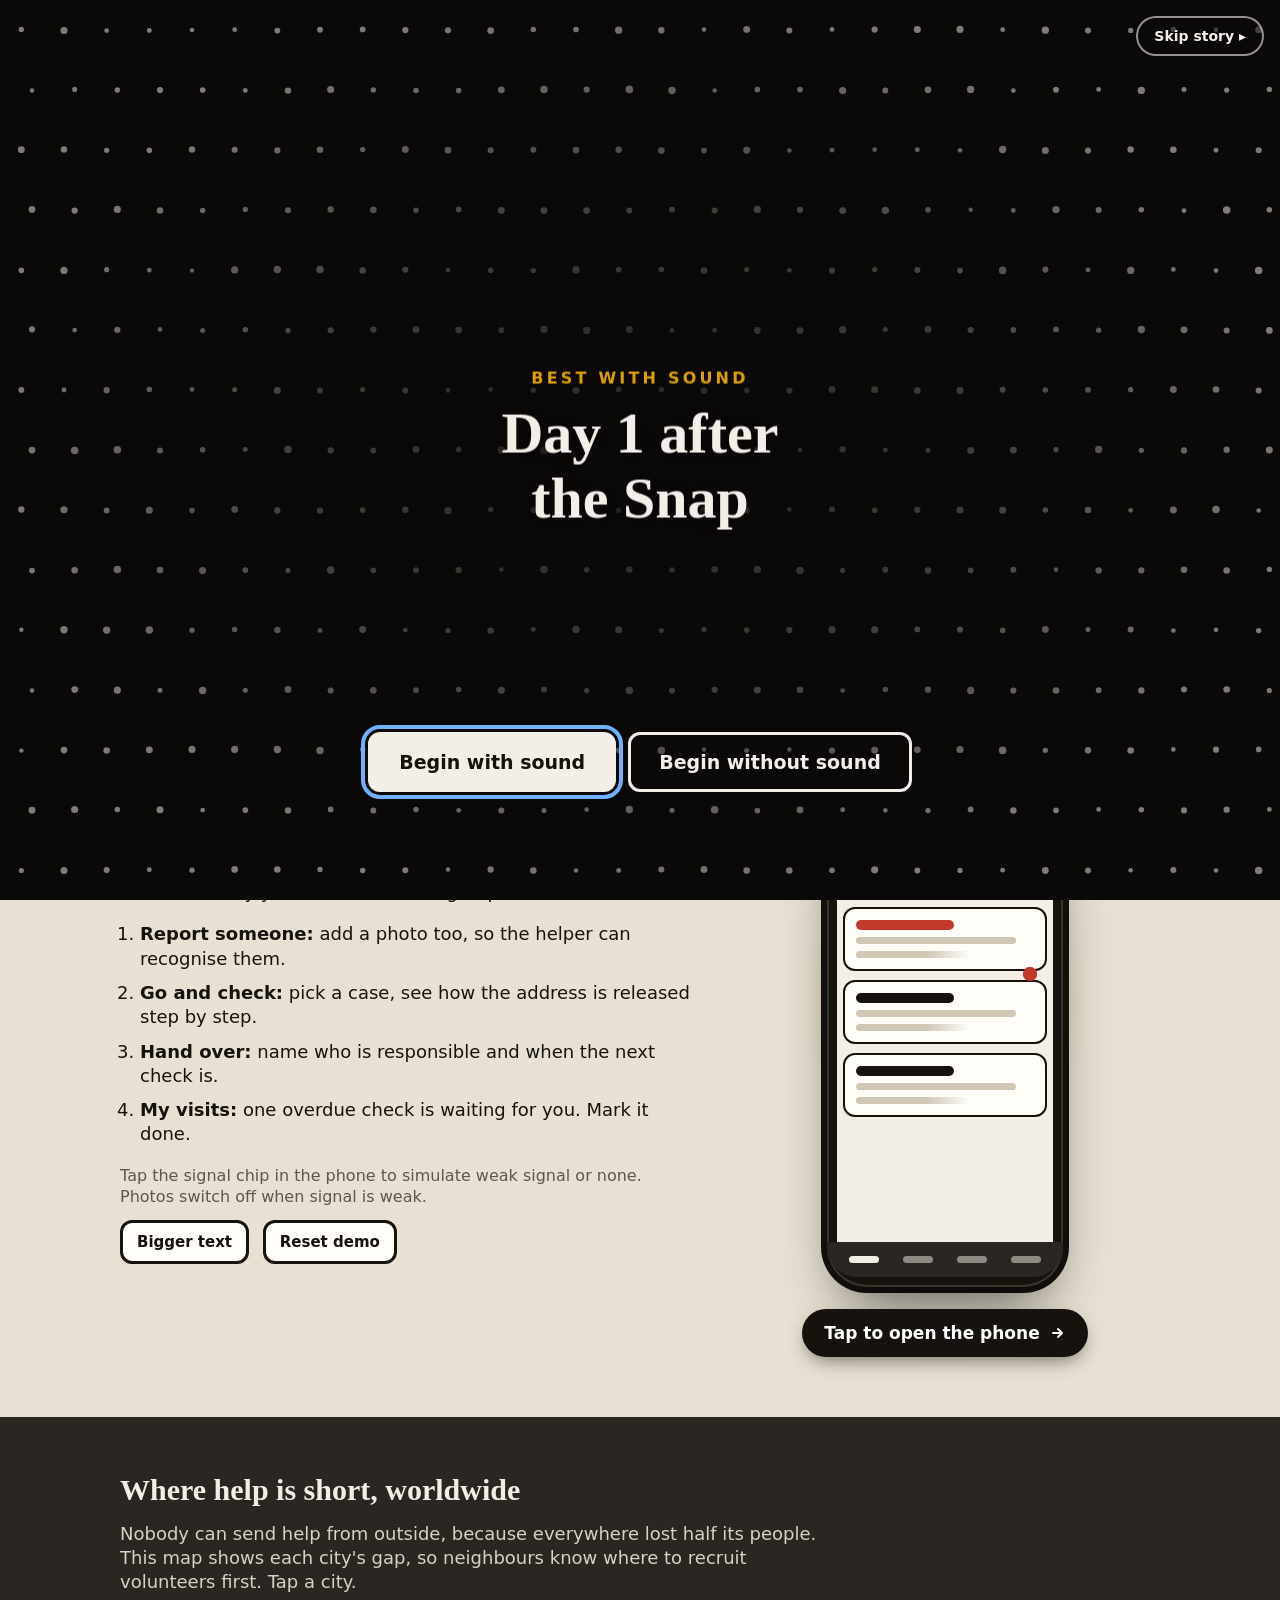
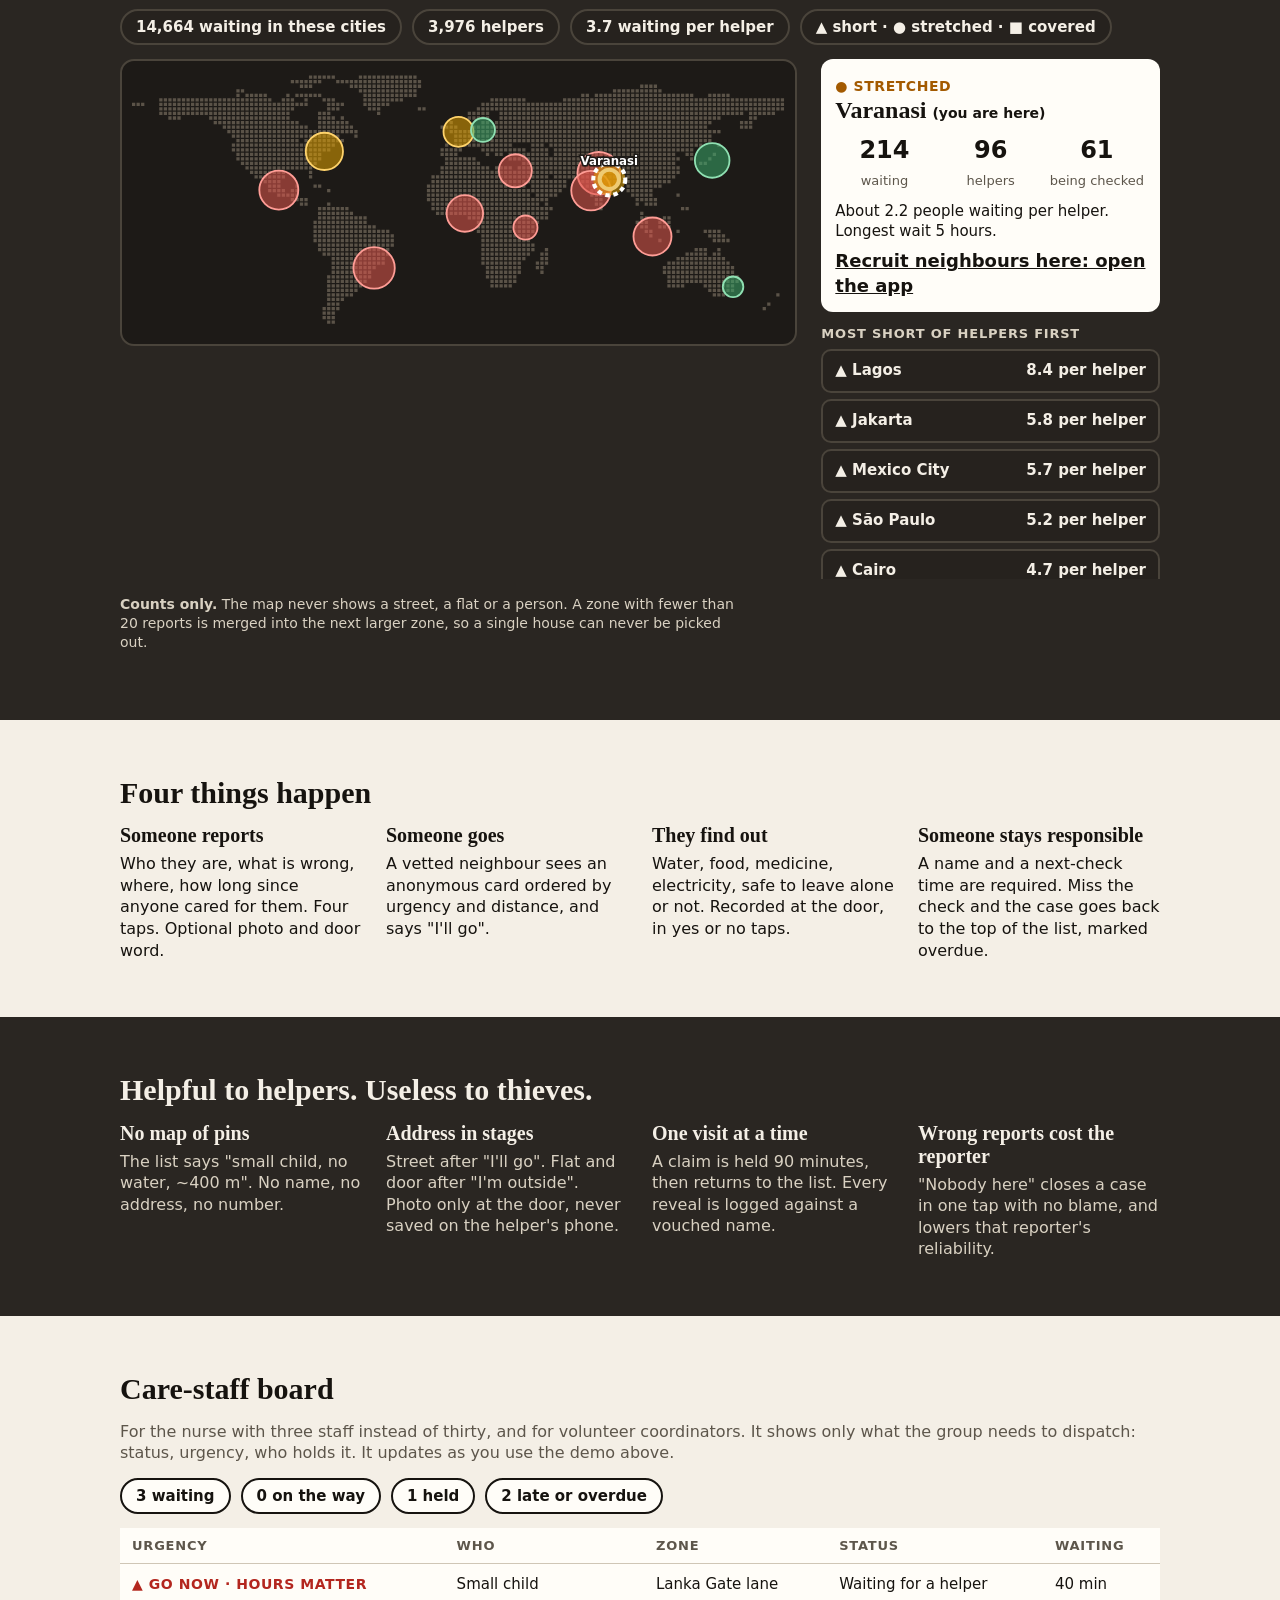
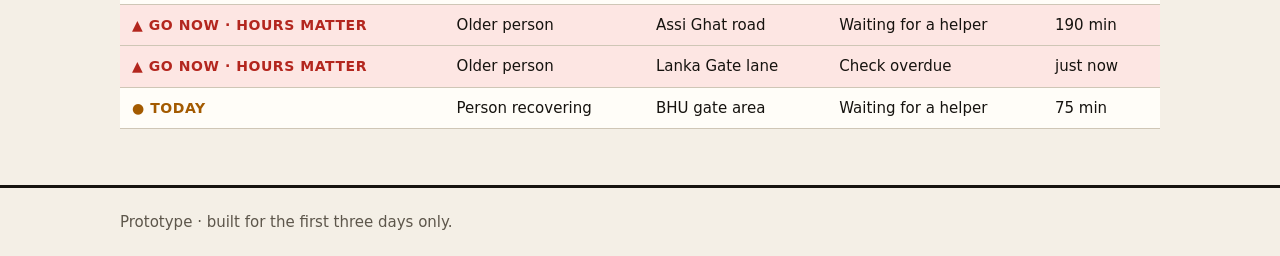
<file: index.html>
<!doctype html>
<html lang="en">
<head>
<meta charset="utf-8">
<meta name="viewport" content="width=device-width, initial-scale=1">
<title>Still Here – Day 1</title>
<link rel="stylesheet" href="style.css">
<link rel="stylesheet" href="story.css">
</head>
<body class="storying">

<div id="story" role="dialog" aria-label="Opening story" aria-live="polite">
  <canvas aria-hidden="true"></canvas>
  <div class="vig"></div>
  <div id="story-cap"></div>
  <div id="story-gate" hidden>
    <button id="gate-sound">Begin with sound</button>
    <button id="gate-quiet" class="ghost">Begin without sound</button>
  </div>
  <div id="story-act" hidden>
    <button id="story-go">Find them</button>
    <button id="story-replay" class="ghost">Watch again</button>
  </div>
  <button id="story-mute" hidden aria-pressed="false">Sound on</button>
  <button id="story-skip">Skip story ▸</button>
</div>

<nav id="site-nav">
  <a class="logo" href="#top-of-site">STILL HERE</a>
  <div class="links">
    <a href="#app">Open the app</a>
    <a href="#map">World map</a>
    <a href="#how">How it works</a>
    <a href="#safety">Keeping people safe</a>
    <a href="#board">Care-staff board</a>
    <a href="features.html">Features</a>
    <a href="#top-of-site" data-replay-story>Replay story</a>
  </div>
</nav>

<header id="top-of-site" class="hero">
  <div class="wrap">
    <p class="kicker">Day 1 after the Snap · half of everyone is gone</p>
    <h1>Somebody in that flat cannot ask for help.</h1>
    <p class="lead">A baby cannot phone. A bedridden woman cannot post. Still Here lets anyone who knows about them
      report them, and gets a neighbour to the door within the hour.</p>
    <div class="cta">
      <a class="btn solid" href="#app">Someone needs help</a>
      <a class="btn" href="#app">I can go and check</a>
      <a class="btn" href="features.html">All features in detail</a>
    </div>
    <dl class="facts">
      <dt>Works with no internet</dt><dd>Saved on the phone, sent later, or sent as an SMS.</dd>
      <dt>Strangers never get a list of addresses</dt><dd>Street, then flat, then photo. Only after you commit.</dd>
      <dt>Nobody is left unowned</dt><dd>A visit cannot close without a named person and a next-check time.</dd>
    </dl>
  </div>
</header>

<section id="app" class="stage-section">
  <div class="wrap two">
    <div class="side">
      <h2>Try it</h2>
      <p>This is the full flow, start to finish. You are a neighbour vouched for by your local volunteer group.</p>
      <ol class="try">
        <li><b>Report someone:</b> add a photo too, so the helper can recognise them.</li>
        <li><b>Go and check:</b> pick a case, see how the address is released step by step.</li>
        <li><b>Hand over:</b> name who is responsible and when the next check is.</li>
        <li><b>My visits:</b> one overdue check is waiting for you. Mark it done.</li>
      </ol>
      <p class="mute">Tap the signal chip in the phone to simulate weak signal or none. Photos switch off when signal is weak.</p>
      <button id="bigtext" class="btn small" aria-pressed="false">Bigger text</button>
      <button id="reset" class="btn small">Reset demo</button>
    </div>
    <div class="stage">
      <button type="button" id="open-phone" class="teaser" aria-haspopup="dialog" aria-label="Open the phone demo">
        <span class="glow" aria-hidden="true"></span>
        <span class="mini" aria-hidden="true">
          <i class="mn"></i>
          <span class="mt"><b></b><em></em></span>
          <span class="mc c1"><u></u><s></s><s class="sh"></s></span>
          <span class="mc c2"><u></u><s></s><s class="sh"></s></span>
          <span class="mc c3"><u></u><s></s><s class="sh"></s></span>
          <span class="mb"><b></b><b></b><b></b><b></b></span>
          <span class="ping"></span>
        </span>
        <span class="tap">Tap to open the phone <svg width="16" height="16" viewBox="0 0 16 16" aria-hidden="true"><path d="M3 8h9M8 4l4 4-4 4" fill="none" stroke="currentColor" stroke-width="2" stroke-linecap="round" stroke-linejoin="round"/></svg></span>
      </button>
    </div>
  </div>
</section>

<div id="phone-modal" hidden>
  <div class="pm-bg" data-close></div>
  <div class="device" role="dialog" aria-modal="true" aria-label="Still Here phone demo">
    <button type="button" class="pm-x" data-close aria-label="Close phone">&times;</button>
    <div class="dev-screen">
      <div class="statusbar" aria-hidden="true"><span id="clock">9:41</span><i class="notch"></i><span class="bat"></span></div>
      <div id="phone">
        <header id="top">
          <div class="brand">STILL HERE <span>· Day 1</span></div>
          <div class="tools"><button id="listen" aria-label="Read this screen aloud">Listen</button><button id="sig" aria-label="Change signal (demo)"></button></div>
        </header>
        <div id="banner" hidden></div>
        <main id="screen"></main>
        <nav id="tabs" aria-label="Main">
          <button data-go="home">Home</button>
          <button data-go="report">Report</button>
          <button data-go="nearby">Nearby</button>
          <button data-go="visits">My visits<i id="tabdot" hidden></i></button>
        </nav>
        <div id="toast" role="status" hidden></div>
      </div>
      <i class="homebar" aria-hidden="true"></i>
    </div>
  </div>
</div>


<section id="map" class="band dark">
  <div class="wrap">
    <h2>Where help is short, worldwide</h2>
    <p class="lead2">Nobody can send help from outside, because everywhere lost half its people. This map shows each city's gap, so neighbours know where to recruit volunteers first. Tap a city.</p>
    <div id="map-sum" class="sum"></div>
    <div class="mapgrid">
      <div class="mapbox"><svg id="worldmap" viewBox="0 0 144 58" role="img" aria-label="World map of people waiting for help and helpers available, by city"></svg></div>
      <div class="mapside">
        <div id="map-detail" class="detail" aria-live="polite"></div>
        <h3 class="lh">Most short of helpers first</h3>
        <div id="map-list" class="maplist"></div>
      </div>
    </div>
    <p class="fine"><b>Counts only.</b> The map never shows a street, a flat or a person. A zone with fewer than 20 reports is merged into the next larger zone, so a single house can never be picked out.</p>
  </div>
</section>

<section id="how" class="band">
  <div class="wrap">
    <h2>Four things happen</h2>
    <div class="steps">
      <article><h3>Someone reports</h3><p>Who they are, what is wrong, where, how long since anyone cared for them. Four taps. Optional photo and door word.</p></article>
      <article><h3>Someone goes</h3><p>A vetted neighbour sees an anonymous card ordered by urgency and distance, and says "I'll go".</p></article>
      <article><h3>They find out</h3><p>Water, food, medicine, electricity, safe to leave alone or not. Recorded at the door, in yes or no taps.</p></article>
      <article><h3>Someone stays responsible</h3><p>A name and a next-check time are required. Miss the check and the case goes back to the top of the list, marked overdue.</p></article>
    </div>
  </div>
</section>

<section id="safety" class="band dark">
  <div class="wrap">
    <h2>Helpful to helpers. Useless to thieves.</h2>
    <div class="steps">
      <article><h3>No map of pins</h3><p>The list says "small child, no water, ~400 m". No name, no address, no number.</p></article>
      <article><h3>Address in stages</h3><p>Street after "I'll go". Flat and door after "I'm outside". Photo only at the door, never saved on the helper's phone.</p></article>
      <article><h3>One visit at a time</h3><p>A claim is held 90 minutes, then returns to the list. Every reveal is logged against a vouched name.</p></article>
      <article><h3>Wrong reports cost the reporter</h3><p>"Nobody here" closes a case in one tap with no blame, and lowers that reporter's reliability.</p></article>
    </div>
  </div>
</section>

<section id="board" class="band">
  <div class="wrap">
    <h2>Care-staff board</h2>
    <p class="mute">For the nurse with three staff instead of thirty, and for volunteer coordinators. It shows only what the group needs to dispatch: status, urgency, who holds it. It updates as you use the demo above.</p>
    <div id="board-sum" class="sum"></div>
    <div class="tablewrap"><table id="board-table"></table></div>
  </div>
</section>

<footer class="band foot"><div class="wrap">Prototype · built for the first three days only.</div></footer>

<script src="app.js"></script>
<script src="story.js"></script>
</body>
</html>
</file>
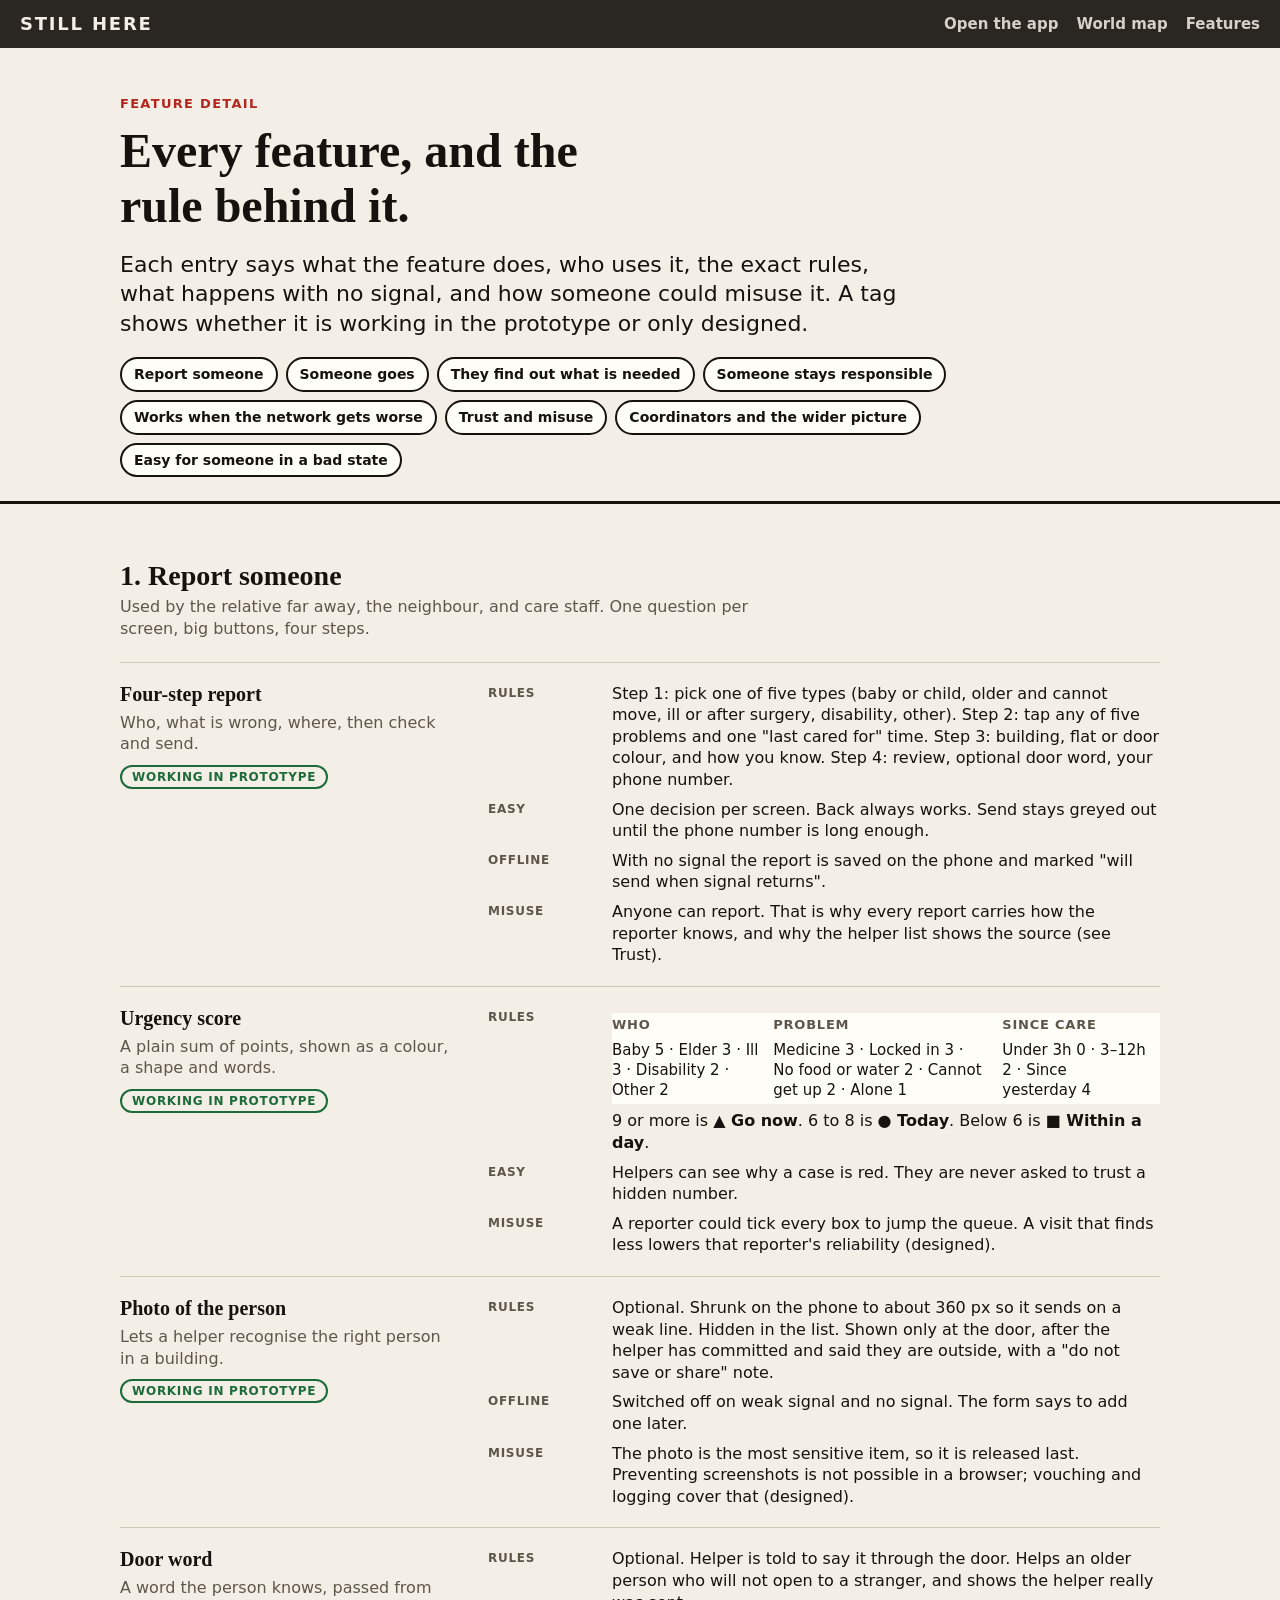
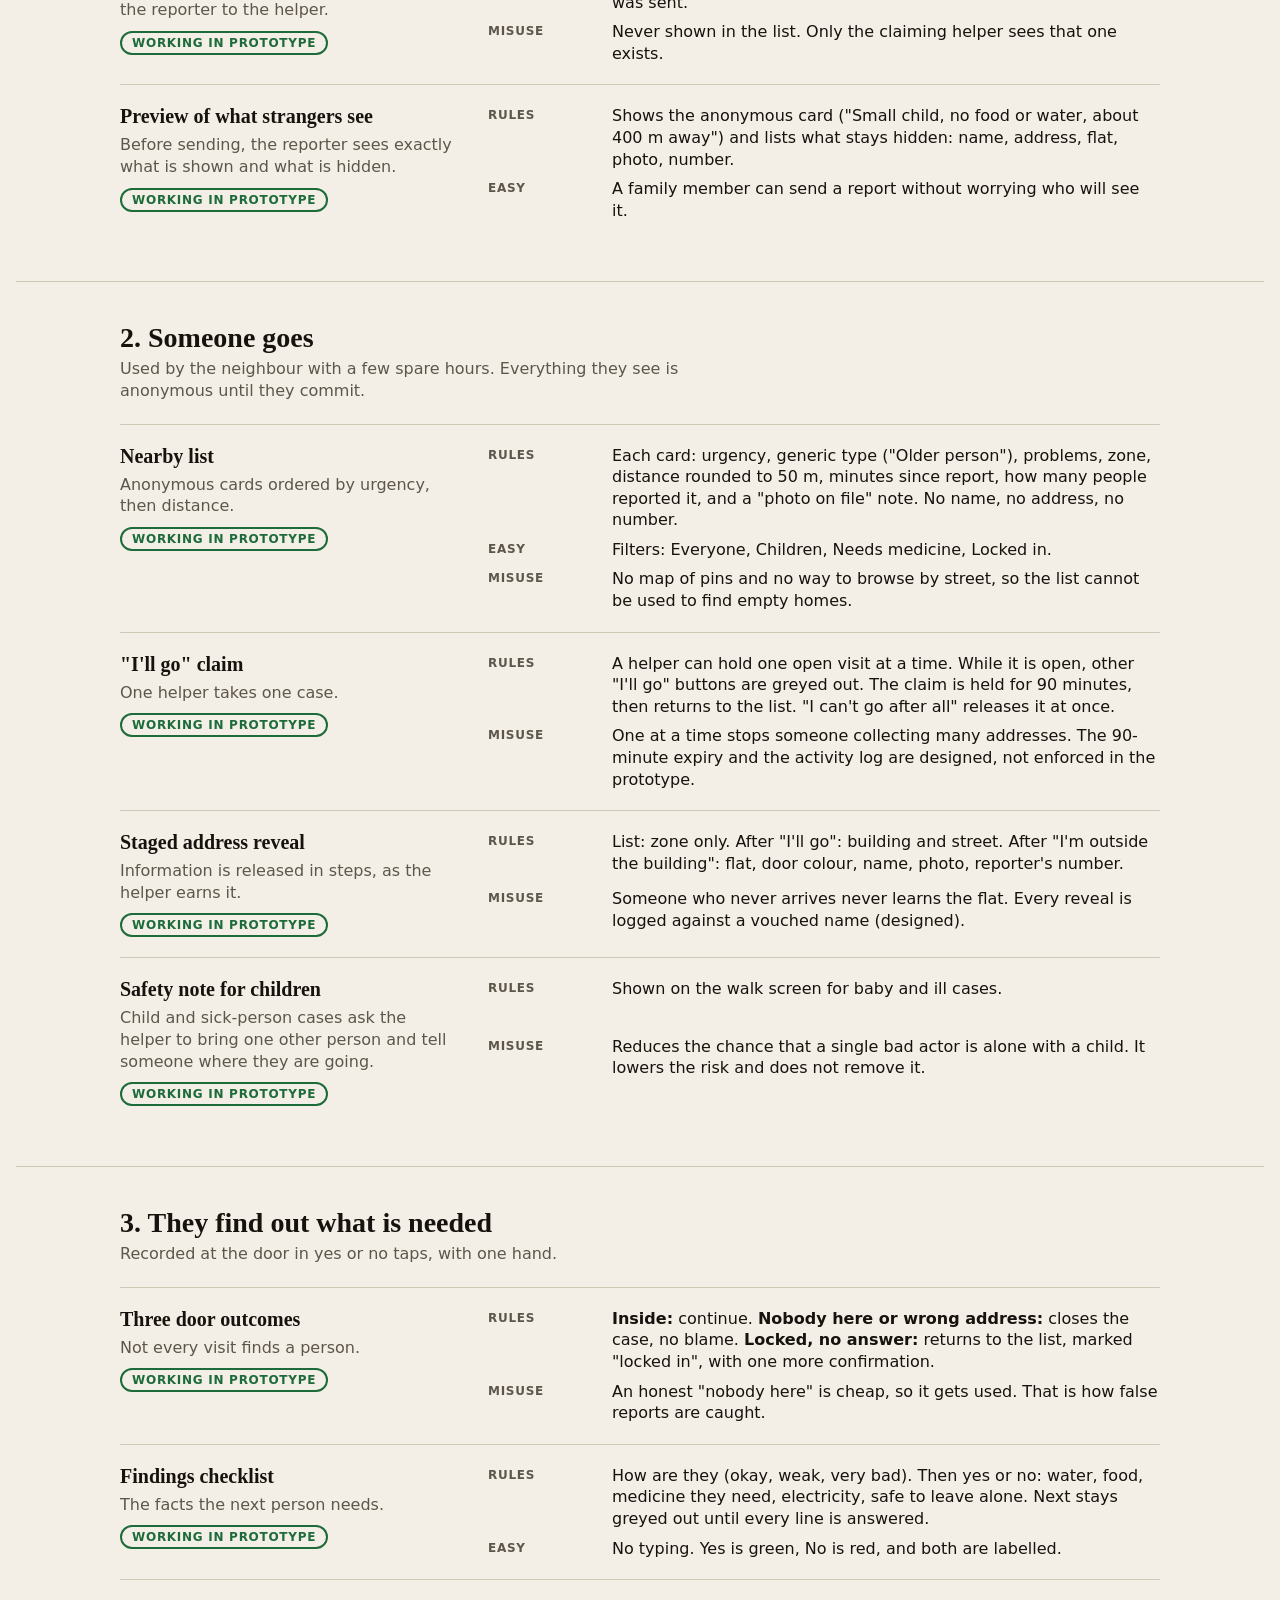
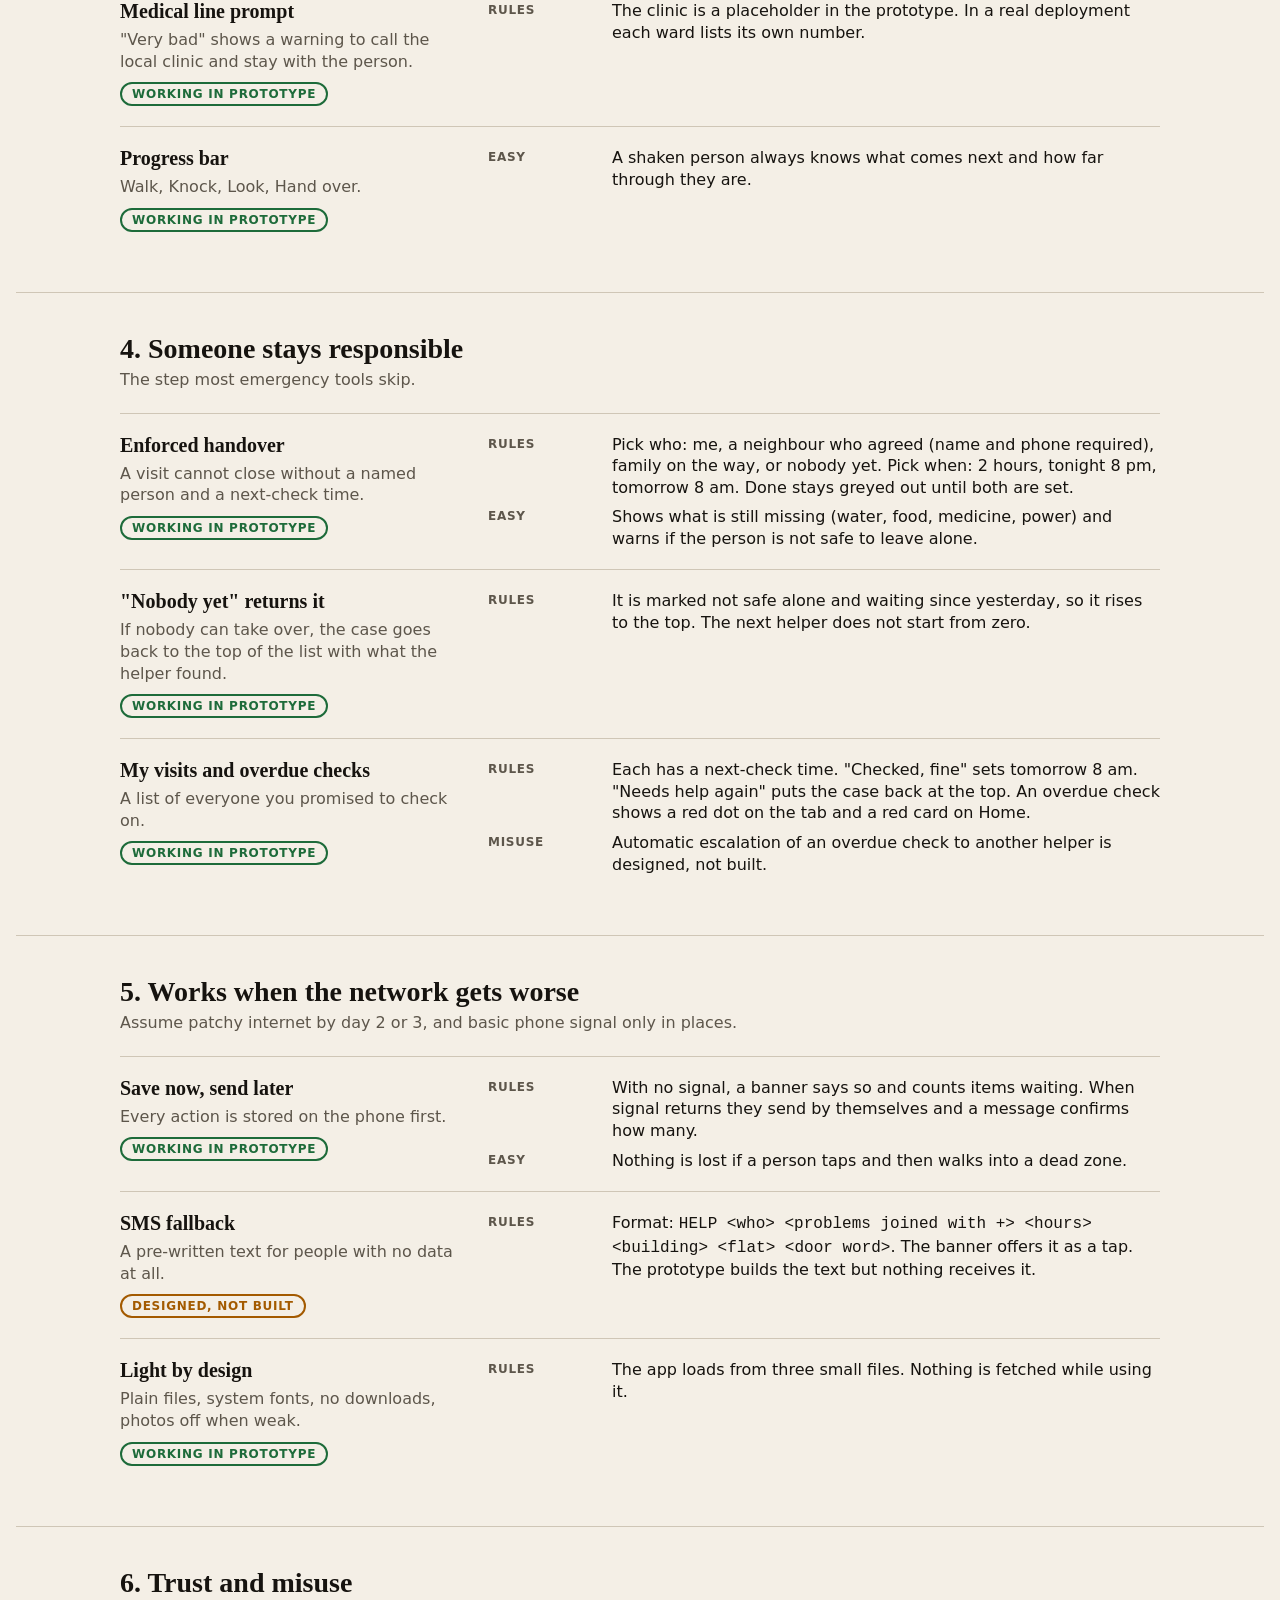
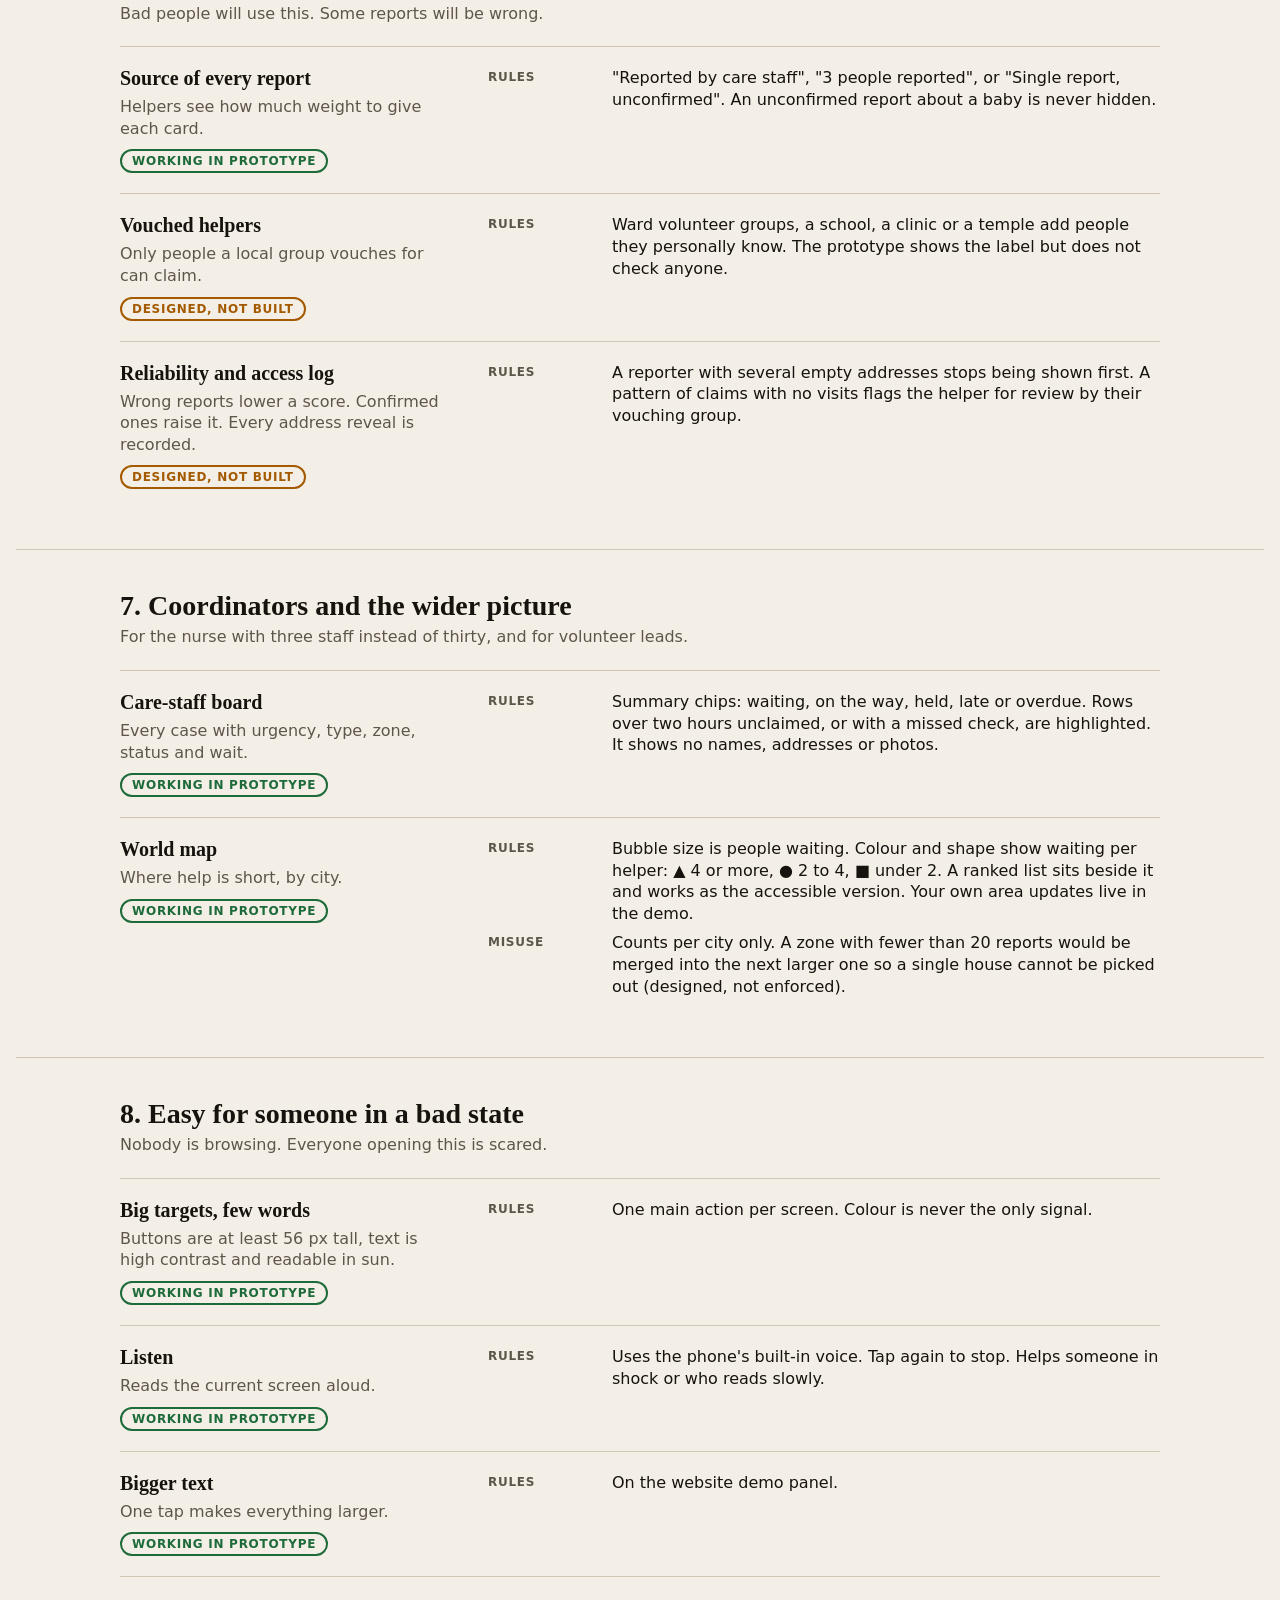
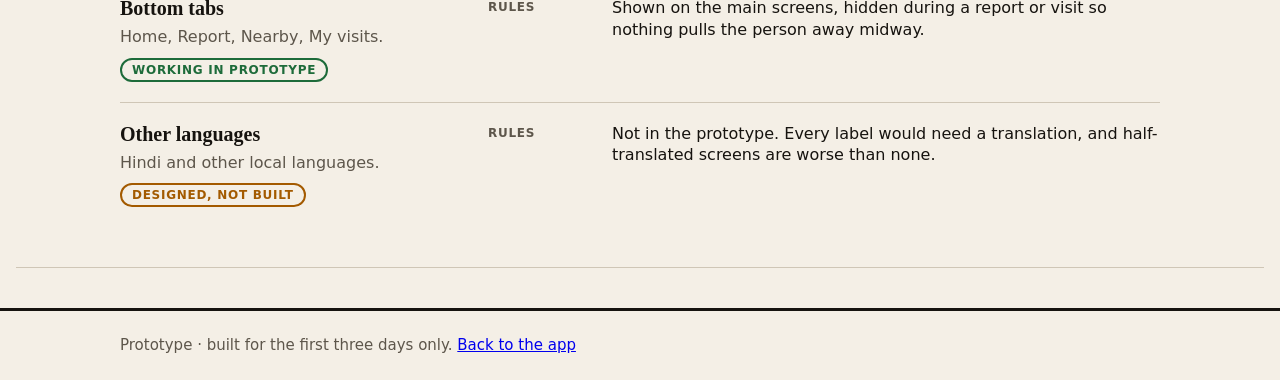
<file: features.html>
<!doctype html>
<html lang="en">
<head>
<meta charset="utf-8">
<meta name="viewport" content="width=device-width, initial-scale=1">
<title>Still Here – Features</title>
<link rel="stylesheet" href="style.css">
<style>
.fh{padding:48px 0 24px;border-bottom:3px solid var(--ink)}
.fh h1{font-size:clamp(30px,5vw,48px);max-width:20ch}
.toc{display:flex;flex-wrap:wrap;gap:8px;margin:18px 0 0}
.toc a{border:2px solid var(--ink);border-radius:99px;padding:6px 12px;font-weight:700;font-size:14px;color:var(--ink);text-decoration:none;background:var(--card)}
.group{padding:40px 0;border-bottom:1px solid var(--line)}
.group>.wrap>h2{font:800 28px Georgia,serif;text-transform:none;letter-spacing:0;color:var(--ink);margin:0 0 4px}
.group>.wrap>p.mute{margin:0 0 22px;max-width:62ch}
.feat{display:grid;grid-template-columns:minmax(0,1fr) minmax(0,2fr);gap:12px 32px;padding:20px 0;border-top:1px solid var(--line)}
.feat h3{font:800 20px Georgia,serif;margin:0 0 6px}
.feat .what{margin:0;font-size:16px;color:var(--mute)}
.badge{display:inline-block;margin-top:10px;font:800 12px system-ui;letter-spacing:.06em;text-transform:uppercase;border:2px solid;border-radius:99px;padding:3px 10px}
.badge.built{color:var(--green)}.badge.design{color:var(--amber)}
dl.d{margin:0;display:grid;grid-template-columns:110px minmax(0,1fr);gap:8px 14px;font-size:16px}
dl.d dt{font:800 12px system-ui;letter-spacing:.06em;text-transform:uppercase;color:var(--mute);padding-top:3px}
dl.d dd{margin:0}
table.pts{min-width:0;width:auto;margin:6px 0}
table.pts td,table.pts th{padding:4px 14px 4px 0;border:none}
@media (max-width:760px){.feat{grid-template-columns:1fr}dl.d{grid-template-columns:1fr}dl.d dt{padding:0}}
</style>
</head>
<body>
<nav id="site-nav">
  <a class="logo" href="index.html">STILL HERE</a>
  <div class="links"><a href="index.html#app">Open the app</a><a href="index.html#map">World map</a><a href="features.html">Features</a></div>
</nav>

<header class="fh"><div class="wrap">
  <p class="kicker">Feature detail</p>
  <h1>Every feature, and the rule behind it.</h1>
  <p class="lead">Each entry says what the feature does, who uses it, the exact rules, what happens with no signal, and how someone could misuse it.
    A tag shows whether it is working in the prototype or only designed.</p>
  <nav class="toc" id="toc" aria-label="Sections"></nav>
</div></header>

<main id="groups"></main>
<footer class="band foot"><div class="wrap">Prototype · built for the first three days only. <a href="index.html">Back to the app</a></div></footer>

<script>
const G = [
{ id:'report', title:'1. Report someone', sub:'Used by the relative far away, the neighbour, and care staff. One question per screen, big buttons, four steps.', f:[
 { n:'Four-step report', b:'built', w:'Who, what is wrong, where, then check and send.', d:{
   Rules:'Step 1: pick one of five types (baby or child, older and cannot move, ill or after surgery, disability, other). Step 2: tap any of five problems and one "last cared for" time. Step 3: building, flat or door colour, and how you know. Step 4: review, optional door word, your phone number.',
   Easy:'One decision per screen. Back always works. Send stays greyed out until the phone number is long enough.',
   Offline:'With no signal the report is saved on the phone and marked "will send when signal returns".',
   Misuse:'Anyone can report. That is why every report carries how the reporter knows, and why the helper list shows the source (see Trust).' } },
 { n:'Urgency score', b:'built', w:'A plain sum of points, shown as a colour, a shape and words.', d:{
   Rules:`<table class="pts"><tr><th>Who</th><th>Problem</th><th>Since care</th></tr><tr><td>Baby 5 · Elder 3 · Ill 3 · Disability 2 · Other 2</td><td>Medicine 3 · Locked in 3 · No food or water 2 · Cannot get up 2 · Alone 1</td><td>Under 3h 0 · 3–12h 2 · Since yesterday 4</td></tr></table>9 or more is <b>▲ Go now</b>. 6 to 8 is <b>● Today</b>. Below 6 is <b>■ Within a day</b>.`,
   Easy:'Helpers can see why a case is red. They are never asked to trust a hidden number.',
   Misuse:'A reporter could tick every box to jump the queue. A visit that finds less lowers that reporter\'s reliability (designed).' } },
 { n:'Photo of the person', b:'built', w:'Lets a helper recognise the right person in a building.', d:{
   Rules:'Optional. Shrunk on the phone to about 360 px so it sends on a weak line. Hidden in the list. Shown only at the door, after the helper has committed and said they are outside, with a "do not save or share" note.',
   Offline:'Switched off on weak signal and no signal. The form says to add one later.',
   Misuse:'The photo is the most sensitive item, so it is released last. Preventing screenshots is not possible in a browser; vouching and logging cover that (designed).' } },
 { n:'Door word', b:'built', w:'A word the person knows, passed from the reporter to the helper.', d:{
   Rules:'Optional. Helper is told to say it through the door. Helps an older person who will not open to a stranger, and shows the helper really was sent.',
   Misuse:'Never shown in the list. Only the claiming helper sees that one exists.' } },
 { n:'Preview of what strangers see', b:'built', w:'Before sending, the reporter sees exactly what is shown and what is hidden.', d:{
   Rules:'Shows the anonymous card ("Small child, no food or water, about 400 m away") and lists what stays hidden: name, address, flat, photo, number.',
   Easy:'A family member can send a report without worrying who will see it.' } }
]},
{ id:'go', title:'2. Someone goes', sub:'Used by the neighbour with a few spare hours. Everything they see is anonymous until they commit.', f:[
 { n:'Nearby list', b:'built', w:'Anonymous cards ordered by urgency, then distance.', d:{
   Rules:'Each card: urgency, generic type ("Older person"), problems, zone, distance rounded to 50 m, minutes since report, how many people reported it, and a "photo on file" note. No name, no address, no number.',
   Easy:'Filters: Everyone, Children, Needs medicine, Locked in.',
   Misuse:'No map of pins and no way to browse by street, so the list cannot be used to find empty homes.' } },
 { n:'"I\'ll go" claim', b:'built', w:'One helper takes one case.', d:{
   Rules:'A helper can hold one open visit at a time. While it is open, other "I\'ll go" buttons are greyed out. The claim is held for 90 minutes, then returns to the list. "I can\'t go after all" releases it at once.',
   Misuse:'One at a time stops someone collecting many addresses. The 90-minute expiry and the activity log are designed, not enforced in the prototype.' } },
 { n:'Staged address reveal', b:'built', w:'Information is released in steps, as the helper earns it.', d:{
   Rules:'List: zone only. After "I\'ll go": building and street. After "I\'m outside the building": flat, door colour, name, photo, reporter\'s number.',
   Misuse:'Someone who never arrives never learns the flat. Every reveal is logged against a vouched name (designed).' } },
 { n:'Safety note for children', b:'built', w:'Child and sick-person cases ask the helper to bring one other person and tell someone where they are going.', d:{
   Rules:'Shown on the walk screen for baby and ill cases.',
   Misuse:'Reduces the chance that a single bad actor is alone with a child. It lowers the risk and does not remove it.' } }
]},
{ id:'find', title:'3. They find out what is needed', sub:'Recorded at the door in yes or no taps, with one hand.', f:[
 { n:'Three door outcomes', b:'built', w:'Not every visit finds a person.', d:{
   Rules:'<b>Inside:</b> continue. <b>Nobody here or wrong address:</b> closes the case, no blame. <b>Locked, no answer:</b> returns to the list, marked "locked in", with one more confirmation.',
   Misuse:'An honest "nobody here" is cheap, so it gets used. That is how false reports are caught.' } },
 { n:'Findings checklist', b:'built', w:'The facts the next person needs.', d:{
   Rules:'How are they (okay, weak, very bad). Then yes or no: water, food, medicine they need, electricity, safe to leave alone. Next stays greyed out until every line is answered.',
   Easy:'No typing. Yes is green, No is red, and both are labelled.' } },
 { n:'Medical line prompt', b:'built', w:'"Very bad" shows a warning to call the local clinic and stay with the person.', d:{
   Rules:'The clinic is a placeholder in the prototype. In a real deployment each ward lists its own number.' } },
 { n:'Progress bar', b:'built', w:'Walk, Knock, Look, Hand over.', d:{
   Easy:'A shaken person always knows what comes next and how far through they are.' } }
]},
{ id:'own', title:'4. Someone stays responsible', sub:'The step most emergency tools skip.', f:[
 { n:'Enforced handover', b:'built', w:'A visit cannot close without a named person and a next-check time.', d:{
   Rules:'Pick who: me, a neighbour who agreed (name and phone required), family on the way, or nobody yet. Pick when: 2 hours, tonight 8 pm, tomorrow 8 am. Done stays greyed out until both are set.',
   Easy:'Shows what is still missing (water, food, medicine, power) and warns if the person is not safe to leave alone.' } },
 { n:'"Nobody yet" returns it', b:'built', w:'If nobody can take over, the case goes back to the top of the list with what the helper found.', d:{
   Rules:'It is marked not safe alone and waiting since yesterday, so it rises to the top. The next helper does not start from zero.' } },
 { n:'My visits and overdue checks', b:'built', w:'A list of everyone you promised to check on.', d:{
   Rules:'Each has a next-check time. "Checked, fine" sets tomorrow 8 am. "Needs help again" puts the case back at the top. An overdue check shows a red dot on the tab and a red card on Home.',
   Misuse:'Automatic escalation of an overdue check to another helper is designed, not built.' } }
]},
{ id:'net', title:'5. Works when the network gets worse', sub:'Assume patchy internet by day 2 or 3, and basic phone signal only in places.', f:[
 { n:'Save now, send later', b:'built', w:'Every action is stored on the phone first.', d:{
   Rules:'With no signal, a banner says so and counts items waiting. When signal returns they send by themselves and a message confirms how many.',
   Easy:'Nothing is lost if a person taps and then walks into a dead zone.' } },
 { n:'SMS fallback', b:'design', w:'A pre-written text for people with no data at all.', d:{
   Rules:'Format: <code>HELP &lt;who&gt; &lt;problems joined with +&gt; &lt;hours&gt; &lt;building&gt; &lt;flat&gt; &lt;door word&gt;</code>. The banner offers it as a tap. The prototype builds the text but nothing receives it.' } },
 { n:'Light by design', b:'built', w:'Plain files, system fonts, no downloads, photos off when weak.', d:{
   Rules:'The app loads from three small files. Nothing is fetched while using it.' } }
]},
{ id:'trust', title:'6. Trust and misuse', sub:'Bad people will use this. Some reports will be wrong.', f:[
 { n:'Source of every report', b:'built', w:'Helpers see how much weight to give each card.', d:{
   Rules:'"Reported by care staff", "3 people reported", or "Single report, unconfirmed". An unconfirmed report about a baby is never hidden.' } },
 { n:'Vouched helpers', b:'design', w:'Only people a local group vouches for can claim.', d:{
   Rules:'Ward volunteer groups, a school, a clinic or a temple add people they personally know. The prototype shows the label but does not check anyone.' } },
 { n:'Reliability and access log', b:'design', w:'Wrong reports lower a score. Confirmed ones raise it. Every address reveal is recorded.', d:{
   Rules:'A reporter with several empty addresses stops being shown first. A pattern of claims with no visits flags the helper for review by their vouching group.' } }
]},
{ id:'coord', title:'7. Coordinators and the wider picture', sub:'For the nurse with three staff instead of thirty, and for volunteer leads.', f:[
 { n:'Care-staff board', b:'built', w:'Every case with urgency, type, zone, status and wait.', d:{
   Rules:'Summary chips: waiting, on the way, held, late or overdue. Rows over two hours unclaimed, or with a missed check, are highlighted. It shows no names, addresses or photos.' } },
 { n:'World map', b:'built', w:'Where help is short, by city.', d:{
   Rules:'Bubble size is people waiting. Colour and shape show waiting per helper: ▲ 4 or more, ● 2 to 4, ■ under 2. A ranked list sits beside it and works as the accessible version. Your own area updates live in the demo.',
   Misuse:'Counts per city only. A zone with fewer than 20 reports would be merged into the next larger one so a single house cannot be picked out (designed, not enforced).' } }
]},
{ id:'ease', title:'8. Easy for someone in a bad state', sub:'Nobody is browsing. Everyone opening this is scared.', f:[
 { n:'Big targets, few words', b:'built', w:'Buttons are at least 56 px tall, text is high contrast and readable in sun.', d:{ Rules:'One main action per screen. Colour is never the only signal.' } },
 { n:'Listen', b:'built', w:'Reads the current screen aloud.', d:{ Rules:'Uses the phone\'s built-in voice. Tap again to stop. Helps someone in shock or who reads slowly.' } },
 { n:'Bigger text', b:'built', w:'One tap makes everything larger.', d:{ Rules:'On the website demo panel.' } },
 { n:'Bottom tabs', b:'built', w:'Home, Report, Nearby, My visits.', d:{ Rules:'Shown on the main screens, hidden during a report or visit so nothing pulls the person away midway.' } },
 { n:'Other languages', b:'design', w:'Hindi and other local languages.', d:{ Rules:'Not in the prototype. Every label would need a translation, and half-translated screens are worse than none.' } }
]}
];
const bl = {built:'Working in prototype', design:'Designed, not built'};
document.getElementById('toc').innerHTML = G.map(g => `<a href="#${g.id}">${g.title.replace(/^\d+\. /,'')}</a>`).join('');
document.getElementById('groups').innerHTML = G.map(g => `<section class="group" id="${g.id}"><div class="wrap"><h2>${g.title}</h2><p class="mute">${g.sub}</p>` +
  g.f.map(f => `<article class="feat"><div><h3>${f.n}</h3><p class="what">${f.w}</p><span class="badge ${f.b}">${bl[f.b]}</span></div><dl class="d">${Object.entries(f.d).map(([k,v]) => `<dt>${k}</dt><dd>${v}</dd>`).join('')}</dl></article>`).join('') +
  `</div></section>`).join('');
</script>
</body>
</html>
</file>
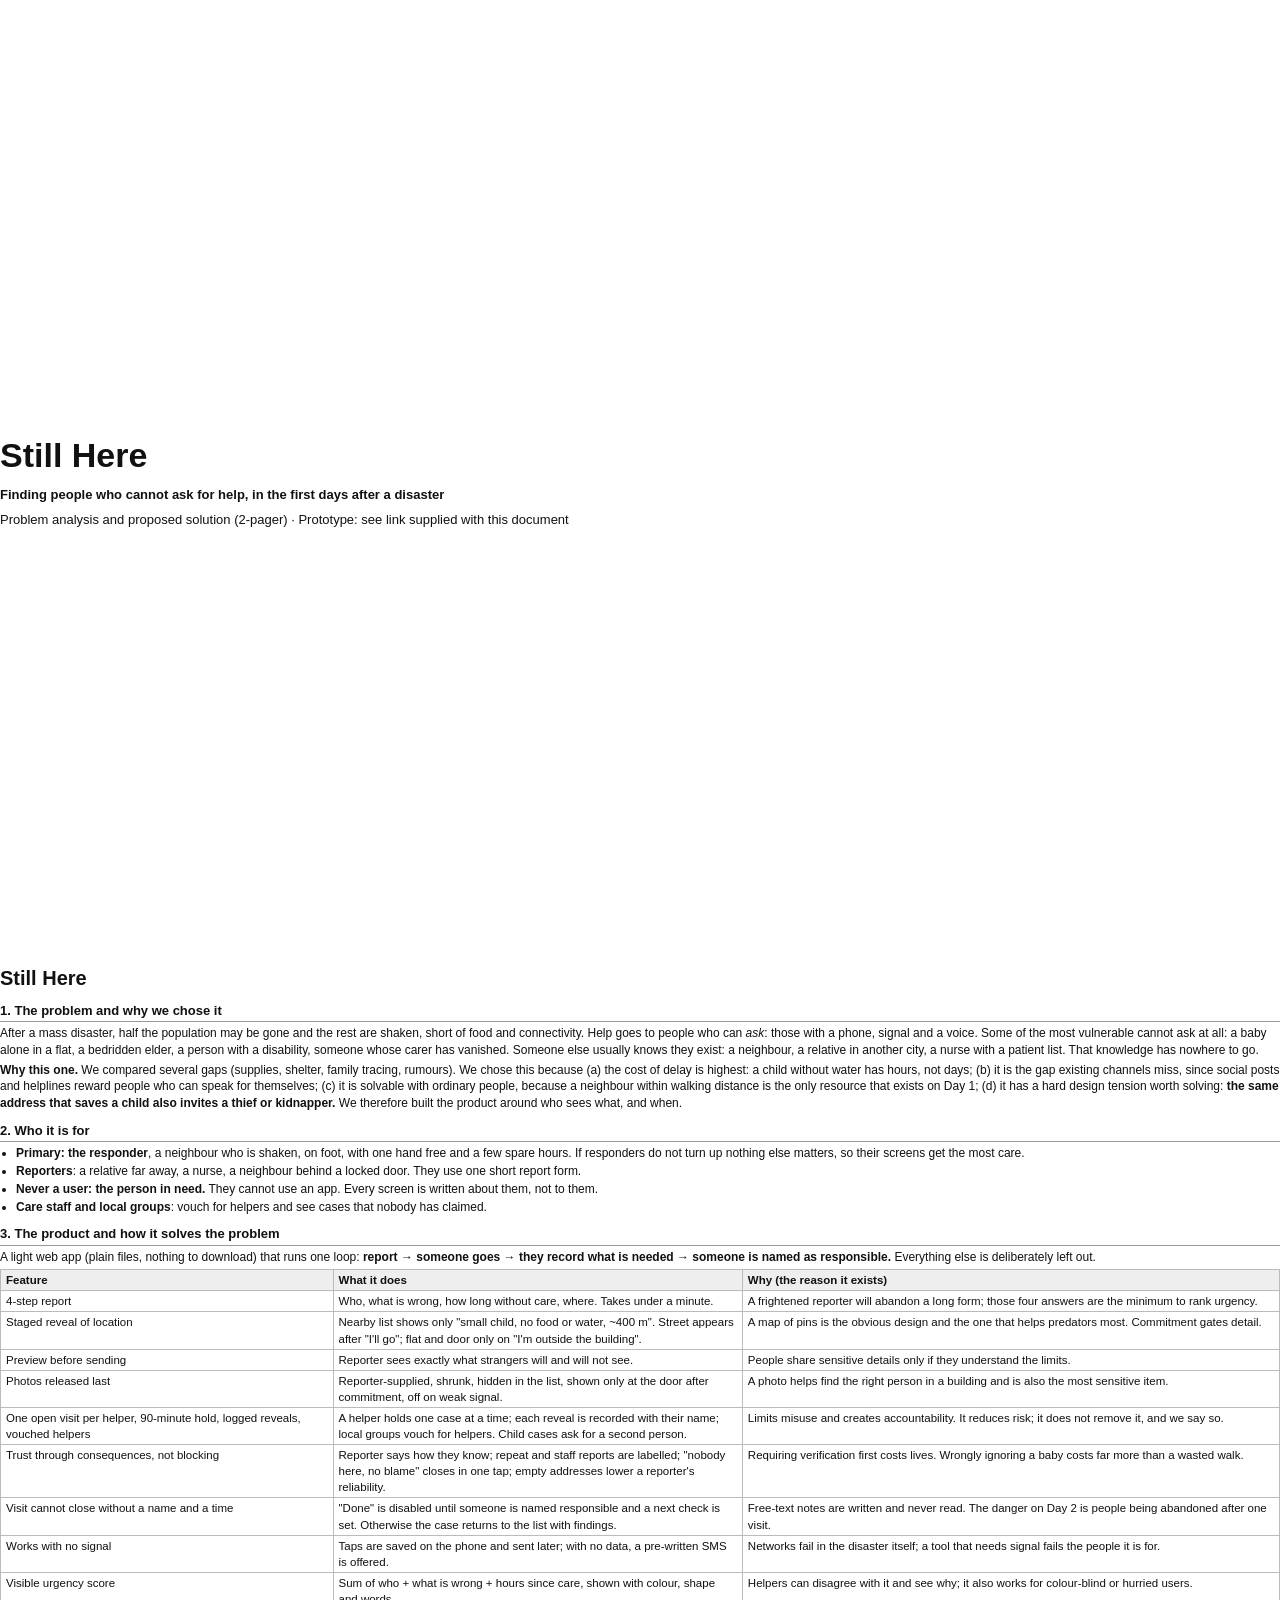
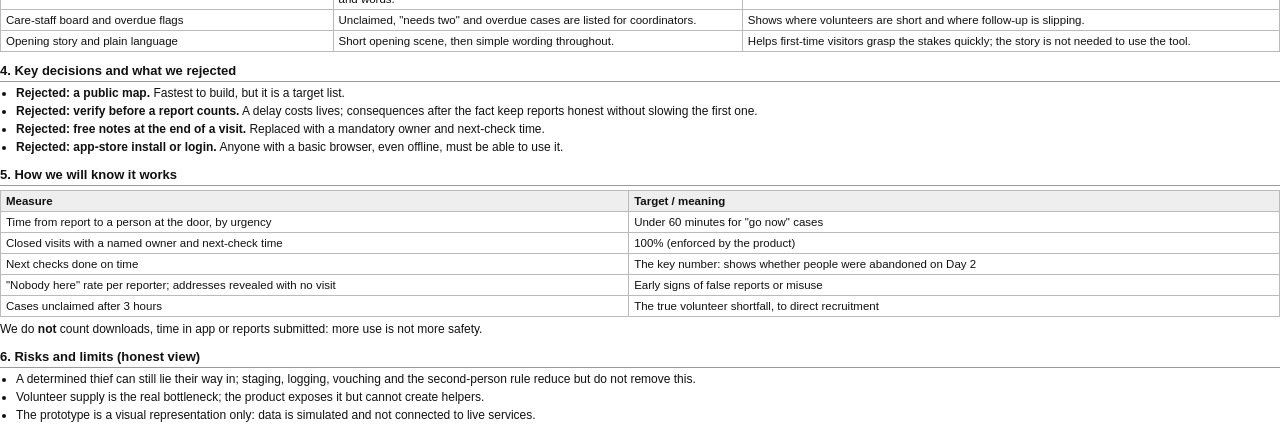
<file: docs/twopager.html>
<!doctype html><html><head><meta charset="utf-8"><title>Still Here – 2-pager</title>
<style>
@page{size:A4;margin:14mm 15mm}
body{font:12px/1.4 Helvetica,Arial,sans-serif;color:#111;margin:0}
h1{font-size:20px;margin:0 0 4px}h2{font-size:13px;margin:10px 0 3px;border-bottom:1px solid #999;padding-bottom:1px}
p{margin:3px 0}ul{margin:3px 0;padding-left:16px}li{margin:1px 0}
table{border-collapse:collapse;width:100%;font-size:11.5px;margin:4px 0}td,th{border:1px solid #bbb;padding:2px 5px;text-align:left;vertical-align:top}th{background:#eee}
.cover{page-break-after:always;height:255mm;display:flex;flex-direction:column;justify-content:center}
.cover h1{font-size:34px}.cover p{font-size:13px}
</style></head><body>
<div class="cover"><h1>Still Here</h1><p><b>Finding people who cannot ask for help, in the first days after a disaster</b></p><p>Problem analysis and proposed solution (2-pager) · Prototype: see link supplied with this document</p></div>

<h1>Still Here</h1>
<h2>1. The problem and why we chose it</h2>
<p>After a mass disaster, half the population may be gone and the rest are shaken, short of food and connectivity. Help goes to people who can <i>ask</i>: those with a phone, signal and a voice. Some of the most vulnerable cannot ask at all: a baby alone in a flat, a bedridden elder, a person with a disability, someone whose carer has vanished. Someone else usually knows they exist: a neighbour, a relative in another city, a nurse with a patient list. That knowledge has nowhere to go.</p>
<p><b>Why this one.</b> We compared several gaps (supplies, shelter, family tracing, rumours). We chose this because (a) the cost of delay is highest: a child without water has hours, not days; (b) it is the gap existing channels miss, since social posts and helplines reward people who can speak for themselves; (c) it is solvable with ordinary people, because a neighbour within walking distance is the only resource that exists on Day 1; (d) it has a hard design tension worth solving: <b>the same address that saves a child also invites a thief or kidnapper.</b> We therefore built the product around who sees what, and when.</p>

<h2>2. Who it is for</h2>
<ul><li><b>Primary: the responder</b>, a neighbour who is shaken, on foot, with one hand free and a few spare hours. If responders do not turn up nothing else matters, so their screens get the most care.</li>
<li><b>Reporters</b>: a relative far away, a nurse, a neighbour behind a locked door. They use one short report form.</li>
<li><b>Never a user: the person in need.</b> They cannot use an app. Every screen is written about them, not to them.</li>
<li><b>Care staff and local groups</b>: vouch for helpers and see cases that nobody has claimed.</li></ul>

<h2>3. The product and how it solves the problem</h2>
<p>A light web app (plain files, nothing to download) that runs one loop: <b>report → someone goes → they record what is needed → someone is named as responsible.</b> Everything else is deliberately left out.</p>
<table><tr><th style="width:26%">Feature</th><th>What it does</th><th style="width:42%">Why (the reason it exists)</th></tr>
<tr><td>4-step report</td><td>Who, what is wrong, how long without care, where. Takes under a minute.</td><td>A frightened reporter will abandon a long form; those four answers are the minimum to rank urgency.</td></tr>
<tr><td>Staged reveal of location</td><td>Nearby list shows only "small child, no food or water, ~400 m". Street appears after "I'll go"; flat and door only on "I'm outside the building".</td><td>A map of pins is the obvious design and the one that helps predators most. Commitment gates detail.</td></tr>
<tr><td>Preview before sending</td><td>Reporter sees exactly what strangers will and will not see.</td><td>People share sensitive details only if they understand the limits.</td></tr>
<tr><td>Photos released last</td><td>Reporter-supplied, shrunk, hidden in the list, shown only at the door after commitment, off on weak signal.</td><td>A photo helps find the right person in a building and is also the most sensitive item.</td></tr>
<tr><td>One open visit per helper, 90-minute hold, logged reveals, vouched helpers</td><td>A helper holds one case at a time; each reveal is recorded with their name; local groups vouch for helpers. Child cases ask for a second person.</td><td>Limits misuse and creates accountability. It reduces risk; it does not remove it, and we say so.</td></tr>
<tr><td>Trust through consequences, not blocking</td><td>Reporter says how they know; repeat and staff reports are labelled; "nobody here, no blame" closes in one tap; empty addresses lower a reporter's reliability.</td><td>Requiring verification first costs lives. Wrongly ignoring a baby costs far more than a wasted walk.</td></tr>
<tr><td>Visit cannot close without a name and a time</td><td>"Done" is disabled until someone is named responsible and a next check is set. Otherwise the case returns to the list with findings.</td><td>Free-text notes are written and never read. The danger on Day 2 is people being abandoned after one visit.</td></tr>
<tr><td>Works with no signal</td><td>Taps are saved on the phone and sent later; with no data, a pre-written SMS is offered.</td><td>Networks fail in the disaster itself; a tool that needs signal fails the people it is for.</td></tr>
<tr><td>Visible urgency score</td><td>Sum of who + what is wrong + hours since care, shown with colour, shape and words.</td><td>Helpers can disagree with it and see why; it also works for colour-blind or hurried users.</td></tr>
<tr><td>Care-staff board and overdue flags</td><td>Unclaimed, "needs two" and overdue cases are listed for coordinators.</td><td>Shows where volunteers are short and where follow-up is slipping.</td></tr>
<tr><td>Opening story and plain language</td><td>Short opening scene, then simple wording throughout.</td><td>Helps first-time visitors grasp the stakes quickly; the story is not needed to use the tool.</td></tr></table>

<h2>4. Key decisions and what we rejected</h2>
<ul><li><b>Rejected: a public map.</b> Fastest to build, but it is a target list.</li>
<li><b>Rejected: verify before a report counts.</b> A delay costs lives; consequences after the fact keep reports honest without slowing the first one.</li>
<li><b>Rejected: free notes at the end of a visit.</b> Replaced with a mandatory owner and next-check time.</li>
<li><b>Rejected: app-store install or login.</b> Anyone with a basic browser, even offline, must be able to use it.</li></ul>

<h2>5. How we will know it works</h2>
<table><tr><th>Measure</th><th>Target / meaning</th></tr>
<tr><td>Time from report to a person at the door, by urgency</td><td>Under 60 minutes for "go now" cases</td></tr>
<tr><td>Closed visits with a named owner and next-check time</td><td>100% (enforced by the product)</td></tr>
<tr><td>Next checks done on time</td><td>The key number: shows whether people were abandoned on Day 2</td></tr>
<tr><td>"Nobody here" rate per reporter; addresses revealed with no visit</td><td>Early signs of false reports or misuse</td></tr>
<tr><td>Cases unclaimed after 3 hours</td><td>The true volunteer shortfall, to direct recruitment</td></tr></table>
<p>We do <b>not</b> count downloads, time in app or reports submitted: more use is not more safety.</p>

<h2>6. Risks and limits (honest view)</h2>
<ul><li>A determined thief can still lie their way in; staging, logging, vouching and the second-person rule reduce but do not remove this.</li>
<li>Volunteer supply is the real bottleneck; the product exposes it but cannot create helpers.</li>
<li>The prototype is a visual representation only: data is simulated and not connected to live services.</li></ul>
</body></html>
</file>
<file: style.css>
/* High contrast, sun-readable, system fonts only (nothing to download on a bad network). */
:root{
  --paper:#f4efe6; --ink:#16130f; --mute:#5d564b; --line:#cfc6b6; --card:#fffdf8;
  --red:#b3261e; --amber:#a35a00; --blue:#1f5a8a; --green:#1d6b3a; --ash:#2a2622;
}
*{box-sizing:border-box;-webkit-tap-highlight-color:transparent}
html,body{margin:0;color:var(--ink);font:18px/1.35 system-ui,-apple-system,"Segoe UI",Roboto,sans-serif}
#phone{max-width:430px;margin:0 auto;background:var(--paper);position:relative;display:flex;flex-direction:column}
#top{display:flex;justify-content:space-between;align-items:center;padding:10px 14px;background:var(--ash);color:#f4efe6}
.brand{font-weight:800;letter-spacing:.08em;font-size:14px}
.brand span{font-weight:500;letter-spacing:0;opacity:.7}
#sig{font:700 13px system-ui;border:2px solid #f4efe6;background:none;color:#f4efe6;border-radius:99px;padding:6px 12px;min-height:36px}
#sig.weak{background:#e0a100;color:#000;border-color:#e0a100}
#sig.none{background:#b3261e;border-color:#b3261e}
#banner{padding:10px 14px;font-weight:700;font-size:16px;background:#e0a100;color:#000}
#banner.none{background:var(--red);color:#fff}
#banner small{display:block;font-weight:500;margin-top:4px}
#banner a{color:inherit}
main{flex:1;padding:16px 16px 40px}
h1{font:800 28px/1.15 Georgia,"Times New Roman",serif;margin:6px 0 16px}
h2{font:700 15px system-ui;letter-spacing:.06em;text-transform:uppercase;color:var(--mute);margin:26px 0 8px}
p{margin:0 0 12px}
.mute{color:var(--mute);font-size:16px}
.big{display:block;width:100%;text-align:left;border:3px solid var(--ink);background:var(--card);color:var(--ink);
  border-radius:14px;padding:18px 16px;margin:0 0 12px;font:inherit;font-weight:800;font-size:22px;min-height:76px;cursor:pointer}
.big small{display:block;font-weight:500;font-size:16px;color:var(--mute);margin-top:4px}
.big.go{background:var(--ink);color:var(--paper)}
.big.go small{color:#cfc6b6}
.big.sel{background:var(--ink);color:var(--paper)}
.big.sel small{color:#cfc6b6}
.big:disabled{opacity:.35;cursor:not-allowed}
.row{display:flex;gap:10px}.row>*{flex:1}
.chip{border:3px solid var(--ink);background:var(--card);border-radius:12px;padding:14px 8px;font:700 17px system-ui;min-height:56px;text-align:center;cursor:pointer;color:var(--ink)}
.chip.sel{background:var(--ink);color:var(--paper)}
.grid{display:grid;grid-template-columns:1fr 1fr;gap:10px;margin-bottom:12px}
.back{background:none;border:none;font:700 17px system-ui;padding:10px 0;color:var(--ink);text-decoration:underline;cursor:pointer}
.prog{display:flex;gap:6px;margin:4px 0 14px}
.prog i{flex:1;height:8px;border-radius:4px;background:var(--line)}.prog i.on{background:var(--ink)}
label{display:block;font-weight:700;margin:14px 0 6px}
input,textarea,select{width:100%;font:inherit;padding:14px;border:3px solid var(--ink);border-radius:12px;background:#fff;color:var(--ink)}
textarea{min-height:90px}
.card{background:var(--card);border:2px solid var(--line);border-left-width:10px;border-radius:12px;padding:14px;margin-bottom:12px}
.card.red{border-left-color:var(--red)}.card.amber{border-left-color:var(--amber)}.card.blue{border-left-color:var(--blue)}.card.green{border-left-color:var(--green)}
.tag{font:800 14px system-ui;letter-spacing:.04em;text-transform:uppercase}
.tag.red{color:var(--red)}.tag.amber{color:var(--amber)}.tag.blue{color:var(--blue)}.tag.green{color:var(--green)}
.card h3{margin:4px 0 6px;font:800 21px/1.2 Georgia,serif}
.meta{color:var(--mute);font-size:15px;margin-bottom:10px}
.priv{border:2px dashed var(--ink);border-radius:12px;padding:12px;background:#fff;margin:14px 0}
.priv b{display:block;font:800 13px system-ui;letter-spacing:.06em;text-transform:uppercase;margin-bottom:4px}
.reveal{background:var(--ink);color:var(--paper);border-radius:14px;padding:16px;margin-bottom:14px}
.reveal .addr{font:800 24px/1.2 Georgia,serif;margin:4px 0}
.reveal.locked{background:#fff;color:var(--ink);border:3px dashed var(--ink)}
.toggle{display:flex;align-items:center;justify-content:space-between;gap:10px;border:3px solid var(--ink);background:var(--card);border-radius:12px;padding:12px;margin-bottom:10px;font-weight:700}
.toggle .yn{display:flex;gap:6px}
.toggle button{border:2px solid var(--ink);background:#fff;border-radius:9px;min-width:62px;min-height:46px;font:800 16px system-ui;cursor:pointer;color:var(--ink)}
.toggle button.y.sel{background:var(--green);color:#fff;border-color:var(--green)}
.toggle button.n.sel{background:var(--red);color:#fff;border-color:var(--red)}
.warn{background:#fff3d1;border:2px solid #e0a100;border-radius:12px;padding:12px;margin:12px 0;font-weight:600}
.done{text-align:center;padding-top:40px}.done .tick{font-size:70px}
#toast{position:fixed;left:50%;bottom:20px;transform:translateX(-50%);background:var(--ink);color:#fff;padding:14px 18px;border-radius:12px;font-weight:700;max-width:90%;z-index:9}
#demo-note{text-align:center;font-size:13px;color:#4b453b;margin:8px}
button:focus-visible,input:focus-visible,textarea:focus-visible{outline:4px solid #1f5a8a;outline-offset:2px}

/* ===== website shell ===== */
html{scroll-behavior:smooth}
body{background:var(--paper)}
.wrap{max-width:1080px;margin:0 auto;padding:0 20px}
#site-nav{position:sticky;top:0;z-index:20;display:flex;justify-content:space-between;align-items:center;gap:12px;flex-wrap:wrap;padding:12px 20px;background:var(--ash);color:#f4efe6}
#site-nav .logo{font-weight:800;letter-spacing:.1em;color:inherit;text-decoration:none}
#site-nav .links{display:flex;gap:18px;flex-wrap:wrap}
#site-nav .links a{color:#f4efe6;text-decoration:none;font-size:15px;font-weight:600;opacity:.85}
#site-nav .links a:hover{opacity:1;text-decoration:underline}
.hero{padding:64px 0 48px;border-bottom:3px solid var(--ink)}
.kicker{font:700 13px system-ui;letter-spacing:.1em;text-transform:uppercase;color:var(--red)}
.hero h1{font-size:clamp(34px,6vw,64px);line-height:1.05;max-width:16ch;margin:8px 0 18px}
.lead{font-size:clamp(18px,2.2vw,22px);max-width:56ch}
.cta{display:flex;gap:12px;flex-wrap:wrap;margin:24px 0 36px}
.btn{display:inline-block;border:3px solid var(--ink);background:var(--card);color:var(--ink);padding:14px 22px;border-radius:12px;font:800 18px system-ui;text-decoration:none;cursor:pointer}
.btn.solid{background:var(--ink);color:var(--paper)}
.btn.small{font-size:15px;padding:10px 14px;margin:0 8px 8px 0}
.facts{display:grid;grid-template-columns:repeat(auto-fit,minmax(240px,1fr));gap:20px;margin:0}
.facts dt{font-weight:800;margin-bottom:4px}.facts dd{margin:0;color:var(--mute);font-size:16px}
.stage-section{padding:56px 0;background:#e8e1d3}
.two{display:grid;grid-template-columns:1fr minmax(0,430px);gap:40px;align-items:start}
.side h2,.band h2{font:800 30px/1.15 Georgia,serif;text-transform:none;letter-spacing:0;color:var(--ink);margin:0 0 14px}
.try{padding-left:20px}.try li{margin-bottom:10px}
.stage{justify-self:center;width:100%}
.device #phone{flex:1;min-height:0;overflow:auto;max-width:none;margin:0;background:var(--paper);overscroll-behavior:contain}
.device #phone.xl{zoom:1.15}
.device #toast{position:sticky;margin:0 auto}
.band{padding:56px 0}
.band.dark{background:var(--ash);color:#f4efe6}
.band.dark h2{color:#f4efe6}.band.dark p{color:#d9d1c2}
.steps{display:grid;grid-template-columns:repeat(auto-fit,minmax(220px,1fr));gap:24px}
.steps h3{font:800 20px Georgia,serif;margin:0 0 6px}
.steps p{margin:0;font-size:16px}
.sum{display:flex;gap:10px;flex-wrap:wrap;margin:14px 0}
.sum span{border:2px solid var(--ink);border-radius:99px;padding:6px 14px;font-weight:700;font-size:15px;background:var(--card)}
.tablewrap{overflow-x:auto}
table{border-collapse:collapse;width:100%;min-width:640px;background:var(--card)}
th,td{padding:10px 12px;border-bottom:1px solid var(--line);text-align:left;font-size:15px}
th{font:800 13px system-ui;letter-spacing:.06em;text-transform:uppercase;color:var(--mute)}
tr.late td{background:#fde6e3}
.foot{border-top:3px solid var(--ink);color:var(--mute);font-size:15px;padding:24px 0}
/* photo */
.photo{display:block;width:100%;max-width:220px;aspect-ratio:1;object-fit:cover;border:3px solid var(--ink);border-radius:12px;margin:8px 0;background:#ddd}
.photo.sm{max-width:120px}
.filebtn{display:flex;align-items:center;justify-content:center;gap:10px;border:3px dashed var(--ink);border-radius:12px;min-height:64px;font-weight:800;background:var(--card);cursor:pointer;padding:10px;text-align:center}
.filebtn.off{opacity:.45;cursor:not-allowed}
.filebtn input{position:absolute;opacity:0;width:1px;height:1px}
.filebtn:focus-within{outline:4px solid var(--blue);outline-offset:2px}
@media (max-width:820px){
  .two{grid-template-columns:1fr}
  #site-nav .links{gap:12px}
  .hero{padding-top:40px}
}

/* ===== tabs, stepper, listen ===== */
#top .tools{display:flex;gap:8px}
#listen{font:700 13px system-ui;border:2px solid #f4efe6;background:none;color:#f4efe6;border-radius:99px;padding:6px 12px;min-height:36px;cursor:pointer}
#listen.on{background:#f4efe6;color:#16130f}
#tabs{position:sticky;bottom:0;display:flex;background:var(--ash);border-top:3px solid var(--ink);z-index:5}
#tabs[hidden]{display:none}
#tabs button{flex:1;position:relative;min-height:60px;border:none;background:none;color:#f4efe6;font:700 15px system-ui;cursor:pointer;opacity:.75}
#tabs button.on{opacity:1;background:#f4efe6;color:#16130f}
#tabs i{position:absolute;top:10px;right:14%;width:12px;height:12px;border-radius:50%;background:#ff6b5f;border:2px solid var(--ash)}
.stepper{display:flex;gap:6px;margin:0 0 10px;font:700 12px system-ui;letter-spacing:.04em;text-transform:uppercase}
.stepper span{flex:1;padding:6px 4px;text-align:center;border-bottom:5px solid var(--line);color:var(--mute)}
.stepper span.on{border-color:var(--ink);color:var(--ink)}
.stepper span.past{border-color:var(--green);color:var(--green)}
/* ===== map ===== */
.lead2{max-width:62ch;font-size:18px}
.mapgrid{display:grid;grid-template-columns:minmax(0,2fr) minmax(0,1fr);gap:24px;margin-top:8px}
.mapbox{background:#1d1a17;border:2px solid #4a443b;border-radius:14px;padding:10px}
#worldmap{width:100%;height:auto;display:block}
#worldmap .land{fill:#5b5348}
#worldmap .bub{cursor:pointer}
#worldmap .bub circle{fill-opacity:.55;stroke-width:.4}
#worldmap .bub:focus{outline:none}
#worldmap .bub:focus circle,#worldmap .bub.sel circle{stroke-width:.9;stroke:#fff}
#worldmap .b-red circle{fill:#e0574e;stroke:#ff9d96}
#worldmap .b-amber circle{fill:#e0a100;stroke:#ffd36b}
#worldmap .b-green circle{fill:#3aa86a;stroke:#8fe0b2}
#worldmap text{font:700 2.6px system-ui;fill:#fff;paint-order:stroke;stroke:#1d1a17;stroke-width:.7px}
#worldmap .you{fill:none;stroke:#fff;stroke-width:.35;stroke-dasharray:1 .8}
.detail{background:var(--card);color:var(--ink);border-radius:12px;padding:14px;margin-bottom:14px}
.detail h3{font:800 24px Georgia,serif;margin:0 0 4px}
.detail .nums{display:grid;grid-template-columns:repeat(3,1fr);gap:8px;margin:10px 0;text-align:center}
.detail .nums b{display:block;font-size:24px}.detail .nums span{font-size:13px;color:var(--mute)}
.detail a{color:var(--ink);font-weight:800}
.lh{font:800 13px system-ui;letter-spacing:.06em;text-transform:uppercase;margin:0 0 8px;color:#d9d1c2}
.maplist{display:grid;gap:6px;max-height:300px;overflow:auto}
.maplist button{display:flex;justify-content:space-between;gap:8px;text-align:left;border:2px solid #4a443b;background:#26221e;color:#f4efe6;border-radius:10px;padding:10px 12px;font:600 15px system-ui;cursor:pointer;min-height:44px}
.maplist button.sel{border-color:#f4efe6}
.fine{font-size:14px;margin-top:16px;max-width:70ch}
@media (max-width:820px){.mapgrid{grid-template-columns:1fr}}
.mapbox{align-self:start}
.band.dark .sum span{background:#26221e;color:#f4efe6;border-color:#4a443b}
.band.dark .detail p{color:var(--ink)}
.band.dark .detail .nums span{color:var(--mute)}
.maplist{max-height:230px}

/* ===== phone-width fixes ===== */
html{-webkit-text-size-adjust:100%}
body{overflow-x:hidden}
@media (max-width:820px){
  #site-nav{flex-wrap:nowrap;gap:14px;padding:10px 16px}
  #site-nav .links{flex-wrap:nowrap;overflow-x:auto;gap:16px;scrollbar-width:none;-webkit-overflow-scrolling:touch}
  #site-nav .links::-webkit-scrollbar{display:none}
  #site-nav .links a,#site-nav .logo{white-space:nowrap}
  .wrap{padding:0 16px}
  .hero{padding:32px 0 32px}
  .cta{flex-direction:column}.cta .btn{text-align:center}
  .facts{gap:0}.facts dt{margin-top:14px}.facts dd{margin:2px 0 0}
  .stage-section{padding:32px 0}
  .band{padding:40px 0}
  .brand span{display:none}
  #sig,#listen{white-space:nowrap;padding:6px 10px}
  #top{gap:8px}
  .tablewrap{margin:0 -16px;padding:0 16px}
  .btn.small{margin-bottom:8px}
}

/* ===== phone teaser + popup ===== */
.teaser{all:unset;box-sizing:border-box;display:flex;flex-direction:column;align-items:center;gap:22px;cursor:pointer;position:relative;padding:10px 0 4px;width:100%}
.teaser:focus-visible{outline:4px solid var(--blue);outline-offset:6px;border-radius:40px}
.teaser .glow{position:absolute;top:8%;left:50%;width:300px;height:300px;margin-left:-150px;border-radius:50%;background:radial-gradient(circle,#e8a33a99,#e8a33a00 68%);animation:glow 3.6s ease-in-out infinite}
.mini{position:relative;width:236px;height:470px;border-radius:40px;background:#16130f;padding:10px;box-shadow:0 30px 60px -18px #000a,0 0 0 2px #3a342b inset,0 0 0 6px #16130f;display:flex;flex-direction:column;gap:9px;animation:bob 5s ease-in-out infinite;transition:transform .35s cubic-bezier(.2,1.3,.3,1)}
.mini::before{content:"";position:absolute;inset:10px;border-radius:30px;background:var(--paper);z-index:0}
.mini>*{position:relative;z-index:1}
.teaser:hover .mini{animation-play-state:paused;transform:translateY(-10px) rotate(-1.5deg) scale(1.03)}
.mini .mn{align-self:center;width:62px;height:16px;border-radius:99px;background:#16130f;margin-top:6px}
.mini .mt{display:flex;align-items:center;gap:8px;background:var(--ash);margin:0 -10px;padding:12px 18px;border-radius:0}
.mini .mt b{width:74px;height:9px;border-radius:5px;background:#f4efe6}.mini .mt em{margin-left:auto;width:16px;height:16px;border-radius:50%;background:#e8a33a}
.mini .mc{display:flex;flex-direction:column;gap:7px;background:var(--card);border:2px solid var(--ink);border-radius:12px;padding:11px;margin:0 6px;opacity:0;animation:rise .7s cubic-bezier(.2,1.1,.3,1) forwards}
.mini .c1{animation-delay:.2s}.mini .c2{animation-delay:.45s}.mini .c3{animation-delay:.7s}
.mini .mc u{height:10px;width:55%;background:var(--ink);border-radius:5px}.mini .mc s{height:7px;width:90%;background:#cfc6b4;border-radius:4px;display:block}
.mini .mc s.sh{width:65%;background:linear-gradient(90deg,#cfc6b4 30%,#fff 50%,#cfc6b4 70%) 0 0/200% 100%;animation:shim 1.8s linear infinite}
.mini .c1 u{background:#c0392b}
.mini .mb{margin:auto -10px 0;display:flex;background:var(--ash);padding:14px 10px;border-radius:0 0 30px 30px;justify-content:space-around}
.mini .mb b{width:30px;height:7px;border-radius:4px;background:#f4efe6;opacity:.5}.mini .mb b:first-child{opacity:1}
.mini .ping{position:absolute;right:26px;top:150px;width:14px;height:14px;border-radius:50%;background:#c0392b}
.mini .ping::after{content:"";position:absolute;inset:0;border-radius:50%;background:#c0392b;animation:ping 1.8s ease-out infinite}
.teaser .tap{display:inline-flex;align-items:center;gap:10px;background:var(--ink);color:#fff;font:800 17px system-ui;padding:14px 22px;border-radius:99px;position:relative;box-shadow:0 8px 20px -6px #0008;transition:gap .25s,transform .25s}
.teaser:hover .tap{gap:16px;transform:scale(1.04)}
.teaser .tap::after{content:"";position:absolute;inset:-5px;border-radius:99px;border:2px solid var(--ink);opacity:0;animation:ring 2.4s ease-out infinite}
@keyframes bob{50%{transform:translateY(-12px) rotate(.6deg)}}
@keyframes glow{50%{transform:scale(1.2);opacity:.65}}
@keyframes rise{from{opacity:0;transform:translateY(22px) scale(.95)}to{opacity:1;transform:none}}
@keyframes shim{to{background-position:-200% 0}}
@keyframes ping{to{transform:scale(3.2);opacity:0}}
@keyframes ring{0%{opacity:.5;transform:scale(1)}100%{opacity:0;transform:scale(1.25,1.6)}}

#phone-modal{position:fixed;inset:0;z-index:100;display:flex;align-items:center;justify-content:center;perspective:1400px}
#phone-modal[hidden]{display:none}
.pm-bg{position:absolute;inset:0;background:#0b090766;backdrop-filter:blur(0) saturate(1);-webkit-backdrop-filter:blur(0) saturate(1);transition:backdrop-filter .5s ease,-webkit-backdrop-filter .5s ease,background .5s ease}
#phone-modal.open .pm-bg{background:#0b0907b8;backdrop-filter:blur(16px) saturate(.8);-webkit-backdrop-filter:blur(16px) saturate(.8)}
.device{position:relative;width:min(392px,94vw);height:min(840px,calc(100dvh - 36px));background:#0c0a08;border-radius:54px;padding:11px;box-shadow:0 0 0 2px #4a4338,0 0 0 5px #0c0a08,0 60px 120px -20px #000,0 0 90px #e8a33a22;opacity:0;transform:translateY(90px) scale(.82) rotateX(14deg);transform-origin:50% 100%;transition:transform .6s cubic-bezier(.2,1.25,.3,1),opacity .35s ease}
#phone-modal.open .device{opacity:1;transform:none}
.dev-screen{height:100%;border-radius:44px;overflow:hidden;display:flex;flex-direction:column;background:var(--paper);position:relative;isolation:isolate}
.dev-screen::after{content:"";position:absolute;inset:0;border-radius:inherit;pointer-events:none;background:linear-gradient(115deg,#fff2 0,#fff0 28%);z-index:6}
.statusbar{flex:none;height:42px;background:var(--ash);color:#f4efe6;display:flex;align-items:center;justify-content:space-between;padding:6px 26px 0;font:700 14px system-ui;position:relative}
.statusbar .notch{position:absolute;left:50%;top:9px;width:96px;height:26px;margin-left:-48px;border-radius:99px;background:#000}
.statusbar .bat{width:24px;height:11px;border:2px solid #f4efe6;border-radius:4px;position:relative}
.statusbar .bat::before{content:"";position:absolute;inset:1px;width:70%;background:#f4efe6;border-radius:1px}
.homebar{position:absolute;bottom:7px;left:50%;width:128px;height:5px;margin-left:-64px;border-radius:3px;background:#f4efe6;opacity:.8;z-index:7;pointer-events:none}
.device #tabs{padding-bottom:14px}
.pm-x{position:absolute;top:-6px;right:-52px;width:44px;height:44px;border-radius:50%;border:none;background:#f4efe6;color:#16130f;font:400 28px/1 system-ui;cursor:pointer;opacity:0;transform:scale(.4) rotate(-90deg);transition:transform .5s .25s cubic-bezier(.2,1.4,.3,1),opacity .3s .25s}
#phone-modal.open .pm-x{opacity:1;transform:none}
.pm-x:hover{background:#fff;transform:rotate(90deg) !important}
body.pm-lock{overflow:hidden}
@media (max-width:560px){
  .pm-x{right:4px;top:-52px;width:40px;height:40px}
  #phone-modal{padding-top:48px}
  .device{border-radius:40px;padding:8px;height:calc(100dvh - 100px)}.dev-screen{border-radius:33px}
}
@media (prefers-reduced-motion:reduce){
  .mini,.glow,.teaser .tap::after,.ping::after,.mini .mc s.sh{animation:none}.mini .mc{animation:none;opacity:1}
  .device,.pm-bg,.pm-x{transition:opacity .2s}.device{transform:none}
}
</file>
<file: story.css>
/* Opening story. Fixed full-screen layer above the site, removed when it ends. */
#story{position:fixed;inset:0;z-index:1000;background:#0b0908;color:#f4efe6;overflow:hidden;transition:opacity .9s ease}
#story.out{opacity:0;pointer-events:none}
#story canvas{position:absolute;inset:0;width:100%;height:100%;display:block}
#story .vig{position:absolute;inset:0;background:radial-gradient(ellipse at center,rgba(11,9,8,.78) 0,rgba(11,9,8,.55) 38%,rgba(11,9,8,0) 72%);pointer-events:none}
#story-cap{position:absolute;left:0;right:0;top:50%;transform:translateY(-50%);padding:0 24px;text-align:center;pointer-events:none}
#story-cap .l{font:700 clamp(13px,2vw,16px) system-ui;letter-spacing:.2em;text-transform:uppercase;color:#e0a100;margin:0 0 14px}
#story-cap .t{font:800 clamp(28px,5.4vw,58px)/1.12 Georgia,"Times New Roman",serif;max-width:20ch;margin:0 auto;text-wrap:balance;text-shadow:0 2px 24px #0b0908}
#story-cap .t.big{font-size:clamp(40px,9vw,104px);letter-spacing:.06em;max-width:none}
#story-cap .l,#story-cap .t{opacity:0;animation:capin 1.1s ease forwards}
#story-cap .t{animation-delay:.25s}
@keyframes capin{from{opacity:0;transform:translateY(10px);filter:blur(6px)}to{opacity:1;transform:none;filter:none}}
#story-gate,#story-act{position:absolute;left:0;right:0;bottom:12vh;display:flex;gap:12px;justify-content:center;flex-wrap:wrap;padding:0 24px}
#story-gate[hidden],#story-act[hidden]{display:none}
#story-gate button,#story-act button{font:800 19px system-ui;border:3px solid #f4efe6;background:#f4efe6;color:#16130f;border-radius:12px;padding:16px 28px;min-height:56px;cursor:pointer;animation:capin 1s ease both}
#story-gate button.ghost,#story-act button.ghost{background:none;color:#f4efe6}
#story-skip{position:absolute;top:16px;right:16px;border:2px solid rgba(244,239,230,.6);background:rgba(11,9,8,.5);color:#f4efe6;border-radius:99px;padding:8px 16px;font:700 14px system-ui;min-height:40px;cursor:pointer}
#story button:focus-visible{outline:4px solid #6fb0ff;outline-offset:3px}
body.storying{overflow:hidden}
@media (prefers-reduced-motion:reduce){#story-cap .l,#story-cap .t{animation:none;opacity:1}}
#story-mute{position:absolute;top:16px;left:16px;border:2px solid rgba(244,239,230,.6);background:rgba(11,9,8,.5);color:#f4efe6;border-radius:99px;padding:8px 16px;font:700 14px system-ui;min-height:40px;cursor:pointer}
#story-mute[hidden]{display:none}
</file>
